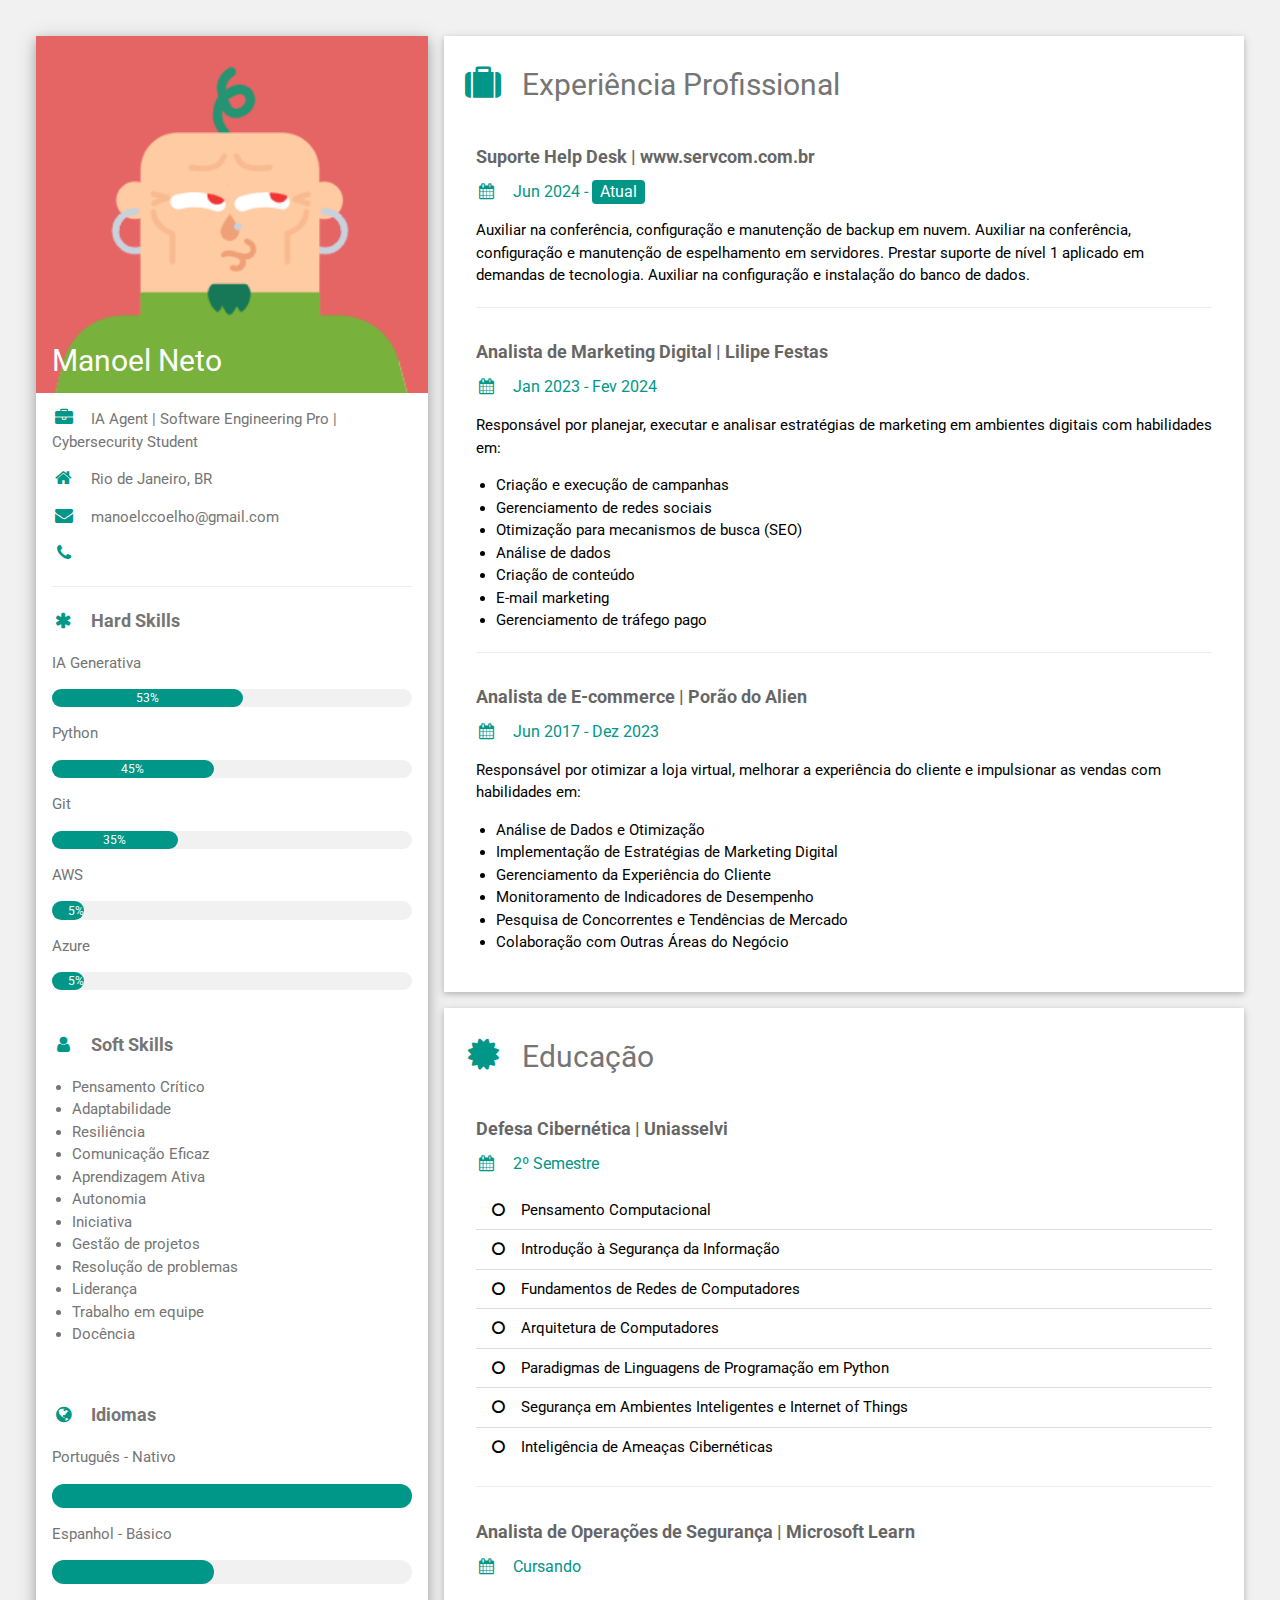
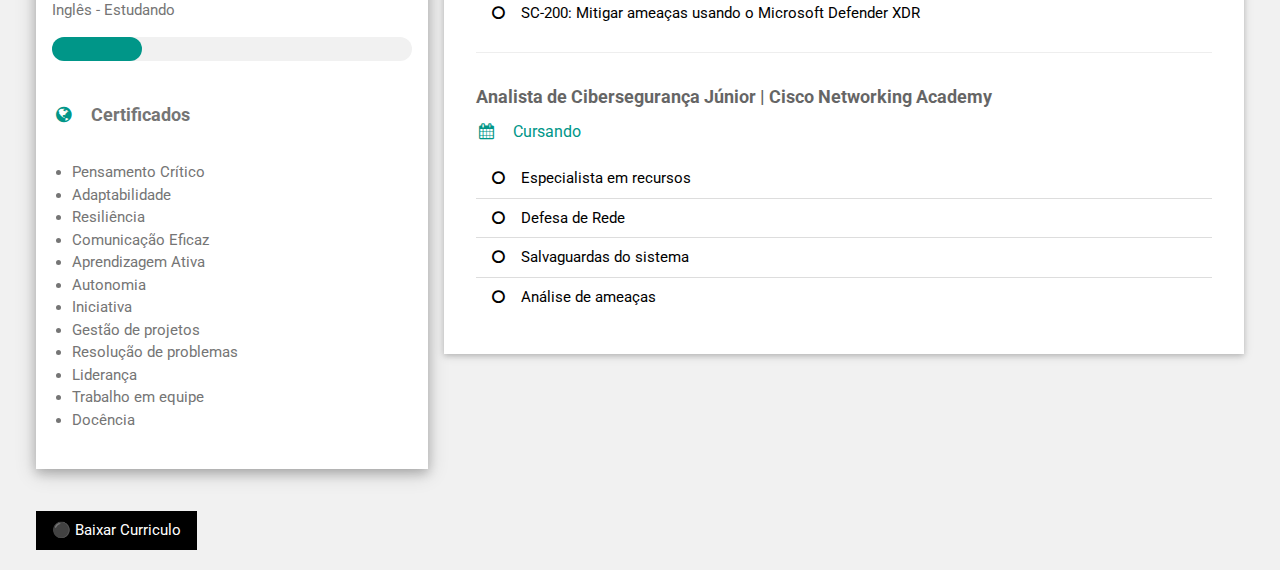
<file: web/preview.html>
<!DOCTYPE html>
<html>

<head>
	<title>Manoel Neto</title>
	<meta charset="UTF-8">
	<meta name="viewport" content="width=device-width, initial-scale=1">
	<link rel="stylesheet" href="https://www.w3schools.com/w3css/4/w3.css">
	<link rel='stylesheet' href='https://fonts.googleapis.com/css?family=Roboto'>
	<link rel="stylesheet" href="https://cdnjs.cloudflare.com/ajax/libs/font-awesome/4.7.0/css/font-awesome.min.css">
	<link rel="stylesheet" href="css/style.css">
	<style>
		html,
		body,
		h1,
		h2,
		h3,
		h4,
		h5,
		h6 {
			font-family: "Roboto", sans-serif
		}
	</style>
</head>

<body class="w3-light-grey">

	<!-- Page Container -->
	<div class="w3-content w3-margin-top" style="max-width:1400px;">

		<!-- The Grid -->
		<div class="w3-row-padding">

			<!-- Left Column -->
			<div class="w3-third">

				<div class="w3-white w3-text-grey w3-card-4">
					<div class="w3-display-container">
						<img src="assets/default-avatar.jpg" style="width:100%" alt="Avatar">
						<div class="w3-display-bottomleft w3-container w3-text-white">
							<h2>Manoel Neto</h2>
						</div>
					</div>
					<div class="w3-container">
						<p><i class="fa fa-briefcase fa-fw w3-margin-right w3-large w3-text-teal"></i>IA Agent |
							Software Engineering Pro | Cybersecurity Student</p>
						<p><i class="fa fa-home fa-fw w3-margin-right w3-large w3-text-teal"></i>Rio de Janeiro, BR</p>
						<p><i class="fa fa-envelope fa-fw w3-margin-right w3-large w3-text-teal"></i>manoelccoelho@gmail.com
						</p>
						<p><i class="fa fa-phone fa-fw w3-margin-right w3-large w3-text-teal"></i></p>
						<hr>

						<p class="w3-large">
							<b><i class="fa fa-asterisk fa-fw w3-margin-right w3-text-teal"></i>Hard Skills</b></p>
						<p>IA Generativa</p>
						<div class="w3-light-grey w3-round-xlarge w3-small">
							<div class="w3-container w3-center w3-round-xlarge w3-teal" style="width:53%">53%</div>
						</div>
						<p>Python</p>
						<div class="w3-light-grey w3-round-xlarge w3-small">
							<div class="w3-container w3-center w3-round-xlarge w3-teal" style="width:45%">
								<div class="w3-center w3-text-white">45%</div>
							</div>
						</div>
						<p>Git</p>
						<div class="w3-light-grey w3-round-xlarge w3-small">
							<div class="w3-container w3-center w3-round-xlarge w3-teal" style="width:35%">35%</div>
						</div>
						<p>AWS</p>
						<div class="w3-light-grey w3-round-xlarge w3-small">
							<div class="w3-container w3-center w3-round-xlarge w3-teal" style="width:5%">5%</div>
						</div>
						<p>Azure</p>
						<div class="w3-light-grey w3-round-xlarge w3-small">
							<div class="w3-container w3-center w3-round-xlarge w3-teal" style="width:5%">5%</div>
						</div>
						<br>
						<p class="w3-large">
							<b><i class="fa fa-user fa-fw w3-margin-right w3-text-teal"></i>Soft Skills</b></p>
						<section class="skills">
							<ul>
								<li><span>Pensamento Crítico</span></li>
								<li><span>Adaptabilidade</span></li>
								<li><span>Resiliência</span></li>
								<li><span>Comunicação Eficaz</span></li>
								<li><span>Aprendizagem Ativa</span></li>
								<li><span>Autonomia</span></li>
								<li><span>Iniciativa</span></li>
								<li><span>Gestão de projetos</span></li>
								<li><span>Resolução de problemas</span></li>
								<li><span>Liderança</span></li>
								<li><span>Trabalho em equipe</span></li>
								<li><span>Docência</span></li>

							</ul>
						</section>
						<br>
						<p class="w3-large w3-text-theme">
							<b><i class="fa fa-globe fa-fw w3-margin-right w3-text-teal"></i>Idiomas</b></p>
						<p>Português - Nativo</p>
						<div class="w3-light-grey w3-round-xlarge">
							<div class="w3-round-xlarge w3-teal" style="height:24px;width:100%"></div>
						</div>
						<p>Espanhol - Básico</p>
						<div class="w3-light-grey w3-round-xlarge">
							<div class="w3-round-xlarge w3-teal" style="height:24px;width:45%"></div>
						</div>
						<p>Inglês - Estudando</p>
						<div class="w3-light-grey w3-round-xlarge">
							<div class="w3-round-xlarge w3-teal" style="height:24px;width:25%"></div>
						</div>
						<br>
						<p class="w3-large w3-text-theme">
							<b><i class="fa fa-globe fa-fw w3-margin-right w3-text-teal"></i>Certificados</b></p>
						<p></p>
						<div class="w3-row">
							<ul>
								<li><span>Pensamento Crítico</span></li>
								<li><span>Adaptabilidade</span></li>
								<li><span>Resiliência</span></li>
								<li><span>Comunicação Eficaz</span></li>
								<li><span>Aprendizagem Ativa</span></li>
								<li><span>Autonomia</span></li>
								<li><span>Iniciativa</span></li>
								<li><span>Gestão de projetos</span></li>
								<li><span>Resolução de problemas</span></li>
								<li><span>Liderança</span></li>
								<li><span>Trabalho em equipe</span></li>
								<li><span>Docência</span></li>

							</ul>

								</div>
								<br>
        </div>
          
							</div><br>
        
        <div class="black-mirror-container" style="margin-top: 20px;">
  <button onclick="toggleBlackMirror()" class="black-btn w3-button w3-black">
    ⚫ Baixar Curriculo
  </button>
</div>


							<!-- End Left Column -->
						</div>

						<!-- Right Column -->
						<div class="w3-twothird">

							<div class="w3-container w3-card w3-white w3-margin-bottom">
								<h2 class="w3-text-grey w3-padding-16">
									<i class="fa fa-suitcase fa-fw w3-margin-right w3-xxlarge w3-text-teal"></i>Experiência
									Profissional</h2>
								<div class="w3-container">
									<h5 class="w3-opacity"><b>Suporte Help Desk | www.servcom.com.br</b></h5>
									<h6 class="w3-text-teal"><i class="fa fa-calendar fa-fw w3-margin-right"></i>Jun
										2024 - <span class="w3-tag w3-teal w3-round">Atual</span></h6>
									<p>Auxiliar na conferência, configuração e manutenção de backup em nuvem.
										Auxiliar na conferência, configuração e manutenção de espelhamento em
										servidores.
										Prestar suporte de nível 1 aplicado em demandas de tecnologia.
										Auxiliar na configuração e instalação do banco de dados.</p>
									<hr>
								</div>
								<div class="w3-container">
									<h5 class="w3-opacity"><b>Analista de Marketing Digital | Lilipe Festas</b></h5>
									<h6 class="w3-text-teal"><i class="fa fa-calendar fa-fw w3-margin-right"></i>Jan
										2023 - Fev 2024</h6>
									<p>Responsável por planejar, executar e analisar estratégias de marketing em
										ambientes digitais com habilidades em:
										<ul>
											<li><span>Criação e execução de campanhas</span></li>
											<li><span>Gerenciamento de redes sociais</span></li>
											<li><span>Otimização para mecanismos de busca (SEO)</span></li>
											<li><span>Análise de dados</span></li>
											<li><span>Criação de conteúdo</span></li>
											<li><span>E-mail marketing</span></li>
											<li><span>Gerenciamento de tráfego pago</span></li>
										</ul>
									</p>
									<hr>
								</div>
								<div class="w3-container">
									<h5 class="w3-opacity"><b>Analista de E-commerce | Porão do Alien</b></h5>
									<h6 class="w3-text-teal"><i class="fa fa-calendar fa-fw w3-margin-right"></i>Jun
										2017 - Dez 2023</h6>
									<p>Responsável por otimizar a loja virtual, melhorar a experiência do cliente e
										impulsionar as vendas com habilidades em:
										<ul>
											<li><span>Análise de Dados e Otimização</span></li>
											<li><span>Implementação de Estratégias de Marketing Digital</span></li>
											<li><span>Gerenciamento da Experiência do Cliente</span></li>
											<li><span>Monitoramento de Indicadores de Desempenho</span></li>
											<li><span>Pesquisa de Concorrentes e Tendências de Mercado</span></li>
											<li><span>Colaboração com Outras Áreas do Negócio</span></li>
										</ul>
									</p><br>
        </div>
								</div>

								<div class="w3-container w3-card w3-white">
									<h2 class="w3-text-grey w3-padding-16">
										<i class="fa fa-certificate fa-fw w3-margin-right w3-xxlarge w3-text-teal"></i>Educação
									</h2>
									<div class="w3-container">
										<h5 class="w3-opacity"><b>Defesa Cibernética | Uniasselvi
          </b></h5>
										<h6 class="w3-text-teal"><i class="fa fa-calendar fa-fw w3-margin-right"></i>2º
											Semestre</h6>
										<p>
											<ul class="w3-ul">
												<li><i class="fa fa-circle-o w3-margin-right fa-half-size"></i>Pensamento
													Computacional</li>
												<li><i class="fa fa-circle-o w3-margin-right fa-half-size"></i>Introdução
													à Segurança da Informação</li>
												<li><i class="fa fa-circle-o w3-margin-right fa-half-size"></i>Fundamentos
													de Redes de Computadores</li>
												<li><i class="fa fa-circle-o w3-margin-right fa-half-size"></i>Arquitetura
													de Computadores</li>
												<li><i class="fa fa-circle-o w3-margin-right fa-half-size"></i>Paradigmas
													de Linguagens de Programação em Python</li>
												<li><i class="fa fa-circle-o w3-margin-right fa-half-size"></i>Segurança
													em Ambientes Inteligentes e Internet of Things</li>
												<li><i class="fa fa-circle-o w3-margin-right fa-half-size"></i>Inteligência
													de Ameaças Cibernéticas</li>
											</ul>
										</p>
										<hr>
									</div>
									<div class="w3-container">
										<h5 class="w3-opacity">
											<b>Analista de Operações de Segurança | Microsoft Learn</b></h5>
										<h6 class="w3-text-teal">
											<i class="fa fa-calendar fa-fw w3-margin-right"></i>Cursando</h6>
										<p>
											<ul class="w3-ul">
												<li><i class="fa fa-circle-o w3-margin-right fa-half-size"></i>SC-200:
													Mitigar ameaças usando o Microsoft Defender XDR</li>
											</ul>
										</p>
										<hr>
									</div>
									<div class="w3-container">
										<h5 class="w3-opacity">
											<b>Analista de Cibersegurança Júnior | Cisco Networking Academy</b></h5>
										<h6 class="w3-text-teal">
											<i class="fa fa-calendar fa-fw w3-margin-right"></i>Cursando</h6>
										<p>
											<ul class="w3-ul">
												<li><i class="fa fa-circle-o w3-margin-right fa-half-size"></i>Especialista
													em recursos</li>
												<li><i class="fa fa-circle-o w3-margin-right fa-half-size"></i>Defesa de
													Rede</li>
												<li><i class="fa fa-circle-o w3-margin-right fa-half-size"></i>Salvaguardas
													do sistema</li>
												<li><i class="fa fa-circle-o w3-margin-right fa-half-size"></i>Análise
													de ameaças</li>
											</ul>
										</p><br>
      </div>
									</div>
</section>

  <!-- Outras coisas do seu body aqui -->

  <script>
    function toggleBlackMirror() {
      document.body.classList.toggle('black-mirror-mode');
    }
  </script>
  <script>
const dados = JSON.parse(localStorage.getItem('dadosCurriculo'));
if (dados) {
    document.querySelectorAll('#nome-placeholder').forEach(el => el.innerText = dados.nome);
    document.querySelectorAll('#nome-placeholder2').forEach(el => el.innerText = dados.nome);
    document.getElementById('cargo-placeholder').innerText = dados.cargo;
    document.getElementById('email-placeholder').innerText = dados.email;
    document.getElementById('telefone-placeholder').innerText = dados.telefone;
    document.getElementById('hard-placeholder').innerText = Array.isArray(dados.hardSkills) ? dados.hardSkills.join(', ') : dados.hardSkills;
    document.getElementById('soft-placeholder').innerText = Array.isArray(dados.softSkills) ? dados.softSkills.join(', ') : dados.softSkills;
    document.getElementById('idiomas-placeholder').innerText = Array.isArray(dados.idiomas) ? dados.idiomas.join(', ') : dados.idiomas;

    const exp = (dados.experiencias || []).map(e => `<li>${e}</li>`).join('');
    document.getElementById('exp-placeholder').innerHTML = exp;

    const form = (dados.formacoes || []).map(f => `<li>${f}</li>`).join('');
    document.getElementById('form-placeholder').innerHTML = form;

    if (dados.foto && document.querySelector('img.profile-img')) {
        document.querySelector('img.profile-img').src = dados.foto;
    }
}
</script>
</body>
</html>
</file>
<file: web/css/style.css>
body {
    background: #ece8da;
    color: #222;
    font-family: 'Segoe UI', sans-serif;
    display: flex;
    gap: 20px;
    padding: 20px;
    justify-content: flex-start;
}

/* Chatbot */
.chat-container {
    background: #fffbe6;
    border-radius: 24px;
    width: 350px;
    height: 600px;
    display: flex;
    flex-direction: column;
    box-shadow: 0 4px 24px 0 rgba(0,0,0,0.06);
    border: 1.5px solid #f0e8c7;
}

.chat-header {
    background: #fdfdfd;
    color: #222;
    padding: 18px;
    display: flex;
    align-items: center;
    gap: 12px;
    border-top-left-radius: 24px;
    border-top-right-radius: 24px;
    border-bottom: 1px solid #f5eccd;
}

.chat-window {
    flex: 1;
    padding: 20px 10px 0 10px;
    overflow-y: auto;
    display: flex;
    flex-direction: column;
    gap: 12px;
    background: transparent;
}

.message {
    max-width: 80%;
    padding: 13px 18px;
    margin: 0 0 6px 0;
    border-radius: 20px 20px 20px 8px;
    font-size: 1rem;
    line-height: 1.5;
    box-shadow: 0 2px 6px 0 rgba(220, 208, 160, 0.09);
}

.bot {
    background: #fffbe6;
    color: #222;
    align-self: flex-start;
    border-radius: 20px 20px 20px 8px;
    border: 1px solid #f2e6bb;
}

.user {
    background: #d6e7e3;
    color: #222;
    align-self: flex-end;
    border-radius: 20px 20px 8px 20px;
    border: 1px solid #b9d4ce;
}

.input-area {
    display: flex;
    border-top: 1px solid #f5eccd;
    background: #fffbe6;
    border-bottom-left-radius: 24px;
    border-bottom-right-radius: 24px;
    padding: 12px;
}

.input-area input {
    flex: 1;
    padding: 11px 15px;
    border: none;
    border-radius: 8px;
    background: #fff;
    color: #222;
    font-size: 1rem;
    outline: none;
    margin-right: 10px;
    border: 1px solid #f0e8c7;
}

.input-area button {
    background: #d6e7e3;
    border: none;
    padding: 11px 18px;
    color: #222;
    border-radius: 8px;
    font-weight: bold;
    cursor: pointer;
    transition: background 0.2s;
}

.input-area button:hover {
    background: #b9d4ce;
}

::-webkit-scrollbar {
    width: 8px;
    background: #f9f7ec;
}
::-webkit-scrollbar-thumb {
    background: #f0e8c7;
    border-radius: 6px;
}

/* Currículo */
.curriculo {
    display: flex;
    background: white;
    color: black;
    border-radius: 15px;
    overflow: hidden;
}

.sidebar {
    width: 30%;
    background: #f7f7f7;
    padding: 20px;
    text-align: center;
}

.profile-img {
    width: 100px;
    border-radius: 50%;
    margin-bottom: 10px;
}

.content {
    width: 70%;
    padding: 20px;
}

.content h1 {
    border-bottom: 2px solid #ccc;
    padding-bottom: 5px;
}

.content h2 {
    margin-top: 20px;
    border-bottom: 1px solid #ccc;
    padding-bottom: 5px;
}

ul {
    padding-left: 20px;
}

.avatar-bubble {
    width: 34px;
    height: 34px;
    border-radius: 50%;
    object-fit: cover;
    margin-right: 10px;
    vertical-align: middle;
    background: #fff;
    box-shadow: 0 2px 4px 0 rgba(230, 218, 147, 0.10);
}

.user-avatar {
    margin-left: 10px;
    margin-right: 0;
    background: #e2f7f0;
}

.message.bot {
    display: flex;
    align-items: flex-end;
    gap: 8px;
}

.message.user {
    display: flex;
    align-items: flex-end;
    flex-direction: row-reverse;
    gap: 8px;
}

/* Chatbot bolhas e avatares SVG estilo moderno */
.message-row {
    display: flex;
    align-items: flex-end;
    margin-bottom: 10px;
}

.bot-msg-row {
    flex-direction: row;
    justify-content: flex-start;
}

.user-msg-row {
    flex-direction: row-reverse;
    justify-content: flex-end;
}

.avatar {
    width: 38px;
    height: 38px;
    display: flex;
    align-items: center;
    justify-content: center;
    margin: 0 8px;
    flex-shrink: 0;
}

.bubble {
    max-width: 70vw;
    padding: 13px 18px;
    border-radius: 20px 20px 20px 8px;
    font-size: 1rem;
    line-height: 1.5;
    box-shadow: 0 2px 6px 0 rgba(220, 208, 160, 0.09);
    background: #fffbe6;
    color: #222;
    border: 1px solid #f2e6bb;
    word-break: break-word;
}

.bot-bubble {
    background: #fffbe6;
    color: #222;
    border-radius: 20px 20px 20px 8px;
    border: 1px solid #f2e6bb;
}

.user-bubble {
    background: #d6e7e3;
    color: #222;
    border-radius: 20px 20px 8px 20px;
    border: 1px solid #b9d4ce;
}
</file>
